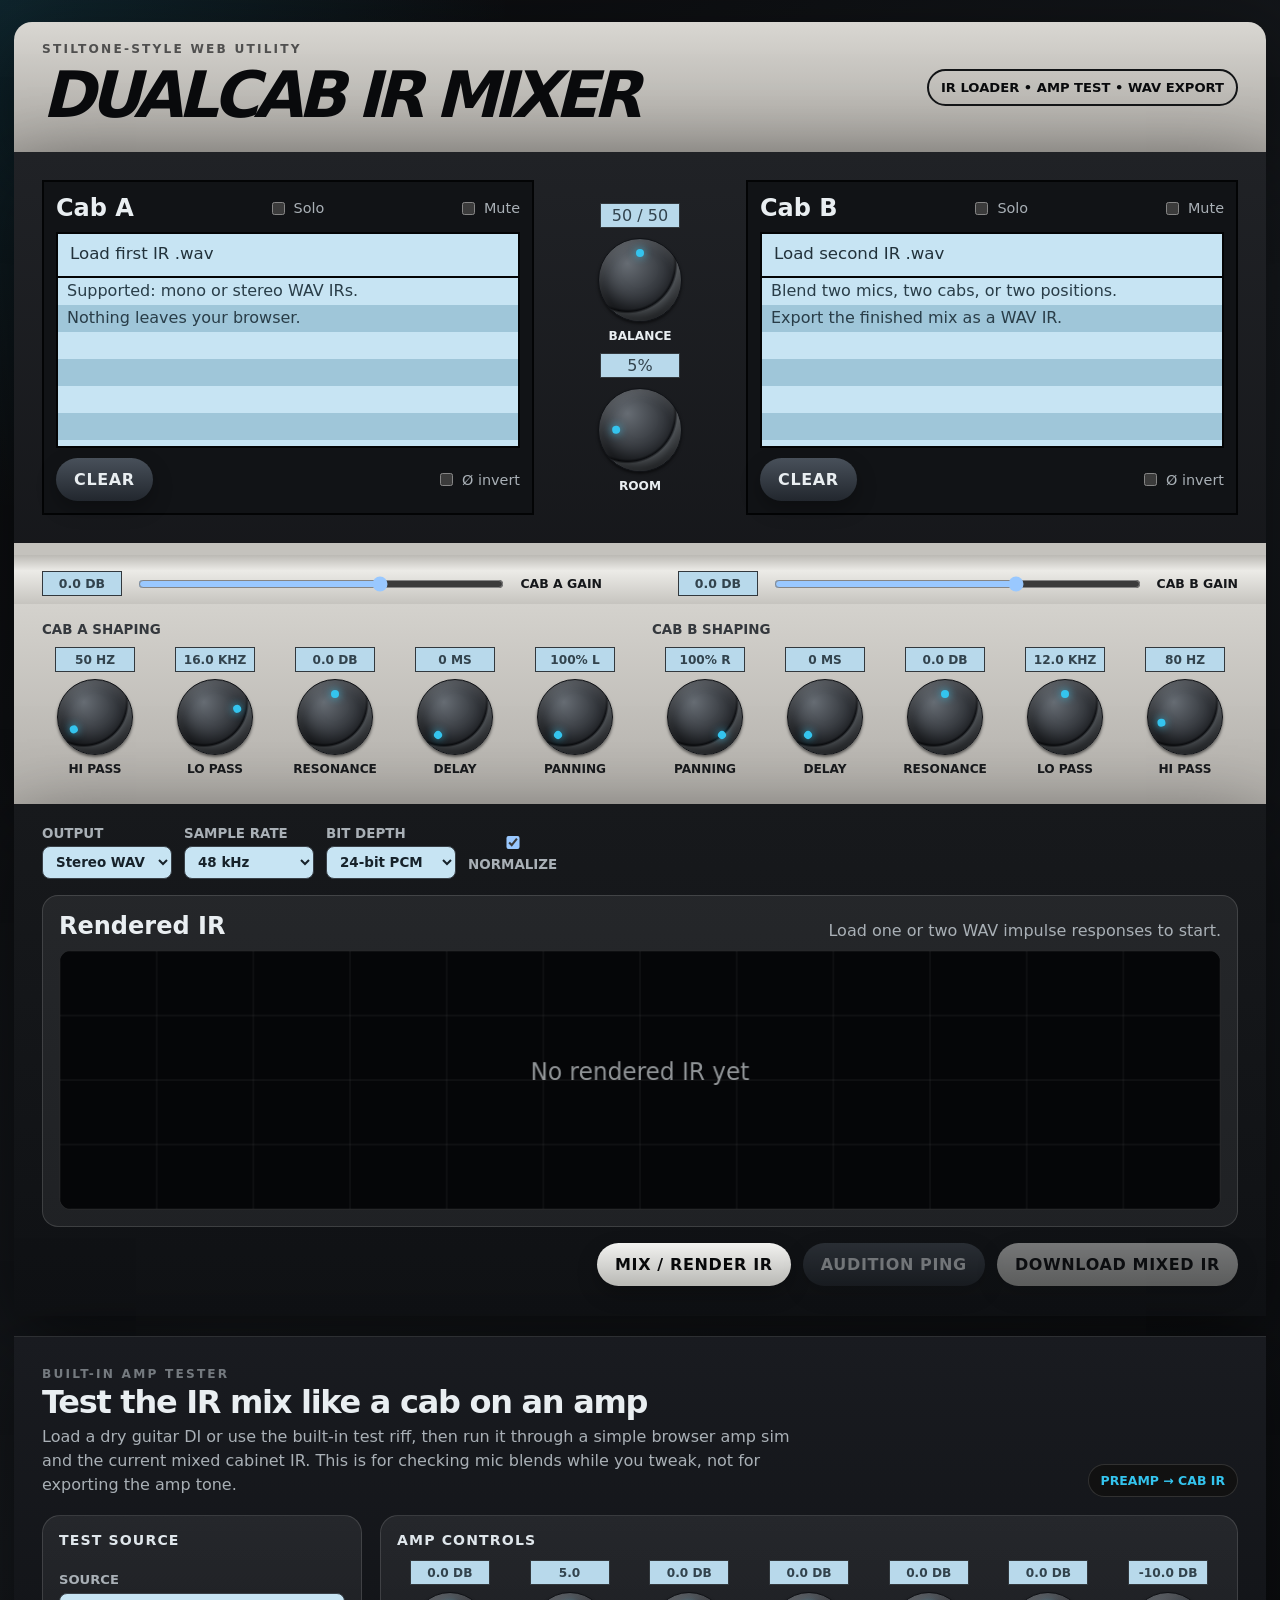
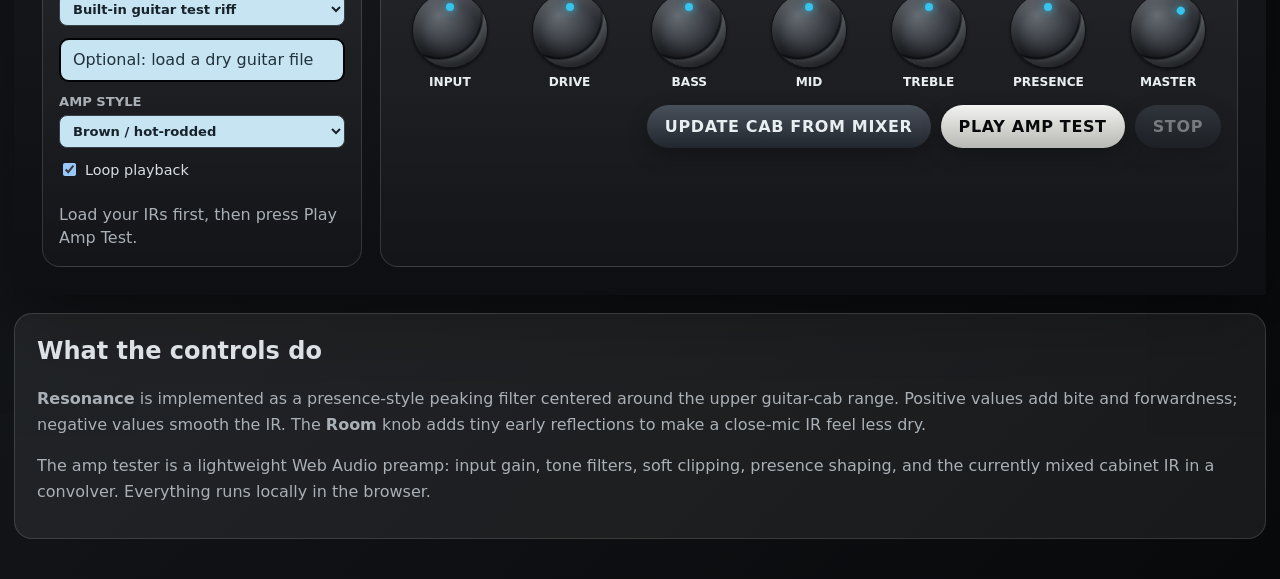
<file: index.html>
<!doctype html><html lang="en"><head><meta charset="utf-8"><meta name="viewport" content="width=device-width,initial-scale=1"><title>DualCab IR Mixer</title><meta name="description" content="Browser guitar cabinet IR mixer with amp tester and WAV export."><link rel="stylesheet" href="styles.css"><link rel="stylesheet" href="amp.css"></head><body><main class="shell"><header class="brand-bar"><div><p class="eyebrow">Stiltone-style web utility</p><h1>DualCab IR Mixer</h1></div><div class="badge">IR Loader • Amp Test • WAV Export</div></header><section class="processor" aria-label="Dual cabinet impulse response mixer"><div class="rack-top"><article class="channel" id="channel-a"><div class="channel-head"><h2>Cab A</h2><label class="small-switch"><input type="checkbox" id="soloA"> Solo</label><label class="small-switch"><input type="checkbox" id="muteA"> Mute</label></div><label class="file-picker"><span class="file-path" id="fileNameA">Load first IR .wav</span><input id="fileA" type="file" accept="audio/wav,audio/x-wav,audio/wave,.wav"></label><div class="file-list" id="detailsA"><span>Supported: mono or stereo WAV IRs.</span><span>Nothing leaves your browser.</span></div><div class="mini-actions"><button class="secondary" id="clearA" type="button">Clear</button><label class="small-switch"><input type="checkbox" id="invertA"> Ø invert</label></div></article><div class="center-stack"><div class="readout" id="balanceReadout">50 / 50</div><label class="knob-control tall"><input id="balance" type="range" min="-100" max="100" value="0" step="1"><span class="knob"></span><span class="label">Balance</span></label><div class="readout" id="roomReadout">5%</div><label class="knob-control tall"><input id="room" type="range" min="0" max="35" value="5" step="1"><span class="knob"></span><span class="label">Room</span></label></div><article class="channel" id="channel-b"><div class="channel-head"><h2>Cab B</h2><label class="small-switch"><input type="checkbox" id="soloB"> Solo</label><label class="small-switch"><input type="checkbox" id="muteB"> Mute</label></div><label class="file-picker"><span class="file-path" id="fileNameB">Load second IR .wav</span><input id="fileB" type="file" accept="audio/wav,audio/x-wav,audio/wave,.wav"></label><div class="file-list" id="detailsB"><span>Blend two mics, two cabs, or two positions.</span><span>Export the finished mix as a WAV IR.</span></div><div class="mini-actions"><button class="secondary" id="clearB" type="button">Clear</button><label class="small-switch"><input type="checkbox" id="invertB"> Ø invert</label></div></article></div><div class="gain-row" aria-label="Channel gain faders"><label class="fader-control"><span class="readout" id="gainAReadout">0.0 dB</span><input id="gainA" type="range" min="-24" max="12" value="0" step="0.1"><span>Cab A Gain</span></label><label class="fader-control"><span class="readout" id="gainBReadout">0.0 dB</span><input id="gainB" type="range" min="-24" max="12" value="0" step="0.1"><span>Cab B Gain</span></label></div><div class="controls-grid" aria-label="Tone and timing controls"><div class="control-bank"><h3>Cab A shaping</h3><div class="knob-grid"><label class="knob-control"><span class="readout" id="hpAReadout">50 Hz</span><input id="hpA" type="range" min="20" max="500" value="50" step="1"><span class="knob"></span><span class="label">Hi Pass</span></label><label class="knob-control"><span class="readout" id="lpAReadout">16.0 kHz</span><input id="lpA" type="range" min="4000" max="20000" value="16000" step="100"><span class="knob"></span><span class="label">Lo Pass</span></label><label class="knob-control"><span class="readout" id="resAReadout">0.0 dB</span><input id="resA" type="range" min="-12" max="12" value="0" step="0.1"><span class="knob"></span><span class="label">Resonance</span></label><label class="knob-control"><span class="readout" id="delayAReadout">0 ms</span><input id="delayA" type="range" min="0" max="20" value="0" step="0.1"><span class="knob"></span><span class="label">Delay</span></label><label class="knob-control"><span class="readout" id="panAReadout">100% L</span><input id="panA" type="range" min="-100" max="100" value="-100" step="1"><span class="knob"></span><span class="label">Panning</span></label></div></div><div class="control-bank"><h3>Cab B shaping</h3><div class="knob-grid"><label class="knob-control"><span class="readout" id="panBReadout">100% R</span><input id="panB" type="range" min="-100" max="100" value="100" step="1"><span class="knob"></span><span class="label">Panning</span></label><label class="knob-control"><span class="readout" id="delayBReadout">0 ms</span><input id="delayB" type="range" min="0" max="20" value="0" step="0.1"><span class="knob"></span><span class="label">Delay</span></label><label class="knob-control"><span class="readout" id="resBReadout">0.0 dB</span><input id="resB" type="range" min="-12" max="12" value="0" step="0.1"><span class="knob"></span><span class="label">Resonance</span></label><label class="knob-control"><span class="readout" id="lpBReadout">12.0 kHz</span><input id="lpB" type="range" min="4000" max="20000" value="12000" step="100"><span class="knob"></span><span class="label">Lo Pass</span></label><label class="knob-control"><span class="readout" id="hpBReadout">80 Hz</span><input id="hpB" type="range" min="20" max="500" value="80" step="1"><span class="knob"></span><span class="label">Hi Pass</span></label></div></div></div></section><section class="output-panel"><div class="options"><label>Output<select id="outputMode"><option value="stereo" selected>Stereo WAV</option><option value="mono">Mono WAV</option></select></label><label>Sample rate<select id="sampleRate"><option value="44100">44.1 kHz</option><option value="48000" selected>48 kHz</option><option value="96000">96 kHz</option></select></label><label>Bit depth<select id="bitDepth"><option value="16">16-bit PCM</option><option value="24" selected>24-bit PCM</option><option value="32f">32-bit float</option></select></label><label class="small-switch"><input id="normalize" type="checkbox" checked> Normalize</label></div><div class="wave-card"><div class="wave-head"><h2>Rendered IR</h2><p id="status">Load one or two WAV impulse responses to start.</p></div><canvas id="waveform" width="1200" height="260" aria-label="Rendered IR waveform"></canvas></div><div class="button-row"><button id="renderBtn" type="button">Mix / Render IR</button><button id="previewBtn" class="secondary" type="button" disabled>Audition Ping</button><button id="downloadBtn" type="button" disabled>Download Mixed IR</button></div></section><section class="amp-section" id="amp-section" aria-label="Amp simulator tester"><div class="amp-header"><div><p class="eyebrow">Built-in amp tester</p><h2>Test the IR mix like a cab on an amp</h2><p>Load a dry guitar DI or use the built-in test riff, then run it through a simple browser amp sim and the current mixed cabinet IR. This is for checking mic blends while you tweak, not for exporting the amp tone.</p></div><div class="amp-light">Preamp → Cab IR</div></div><div class="amp-grid"><article class="amp-card amp-stack"><h3>Test source</h3><label class="amp-field">Source<select id="ampSource"><option value="generated" selected>Built-in guitar test riff</option><option value="file">Uploaded DI / dry guitar file</option></select></label><label class="amp-file"><span id="ampFileName">Optional: load a dry guitar file</span><input id="ampDI" type="file" accept="audio/*,.wav,.mp3,.m4a,.aac,.flac,.ogg"></label><label class="amp-field">Amp style<select id="ampMode"><option value="clean">Clean edge</option><option value="crunch">Crunch</option><option value="lead">Lead</option><option value="brown" selected>Brown / hot-rodded</option></select></label><label class="small-switch"><input type="checkbox" id="ampLoop" checked> Loop playback</label><p class="amp-status" id="ampStatus">Load your IRs first, then press Play Amp Test.</p></article><article class="amp-card"><h3>Amp controls</h3><div class="amp-tone-grid"><label class="knob-control"><span class="readout" id="ampInputReadout">0.0 dB</span><input id="ampInput" type="range" min="-18" max="18" value="0" step="0.1"><span class="knob"></span><span class="label">Input</span></label><label class="knob-control"><span class="readout" id="ampDriveReadout">5.0</span><input id="ampDrive" type="range" min="0" max="10" value="5" step="0.1"><span class="knob"></span><span class="label">Drive</span></label><label class="knob-control"><span class="readout" id="ampBassReadout">0.0 dB</span><input id="ampBass" type="range" min="-12" max="12" value="0" step="0.1"><span class="knob"></span><span class="label">Bass</span></label><label class="knob-control"><span class="readout" id="ampMidReadout">0.0 dB</span><input id="ampMid" type="range" min="-12" max="12" value="0" step="0.1"><span class="knob"></span><span class="label">Mid</span></label><label class="knob-control"><span class="readout" id="ampTrebleReadout">0.0 dB</span><input id="ampTreble" type="range" min="-12" max="12" value="0" step="0.1"><span class="knob"></span><span class="label">Treble</span></label><label class="knob-control"><span class="readout" id="ampPresenceReadout">0.0 dB</span><input id="ampPresence" type="range" min="-12" max="12" value="0" step="0.1"><span class="knob"></span><span class="label">Presence</span></label><label class="knob-control"><span class="readout" id="ampMasterReadout">-10.0 dB</span><input id="ampMaster" type="range" min="-36" max="6" value="-10" step="0.1"><span class="knob"></span><span class="label">Master</span></label></div><div class="amp-actions"><button class="secondary" id="ampRenderBtn" type="button">Update Cab From Mixer</button><button id="ampPlayBtn" type="button">Play Amp Test</button><button class="secondary" id="ampStopBtn" type="button" disabled>Stop</button></div></article></div></section><section class="notes"><h2>What the controls do</h2><p><strong>Resonance</strong> is implemented as a presence-style peaking filter centered around the upper guitar-cab range. Positive values add bite and forwardness; negative values smooth the IR. The <strong>Room</strong> knob adds tiny early reflections to make a close-mic IR feel less dry.</p><p>The amp tester is a lightweight Web Audio preamp: input gain, tone filters, soft clipping, presence shaping, and the currently mixed cabinet IR in a convolver. Everything runs locally in the browser.</p></section></main><script src="app.js"></script><script src="amp.js"></script></body></html>
</file>
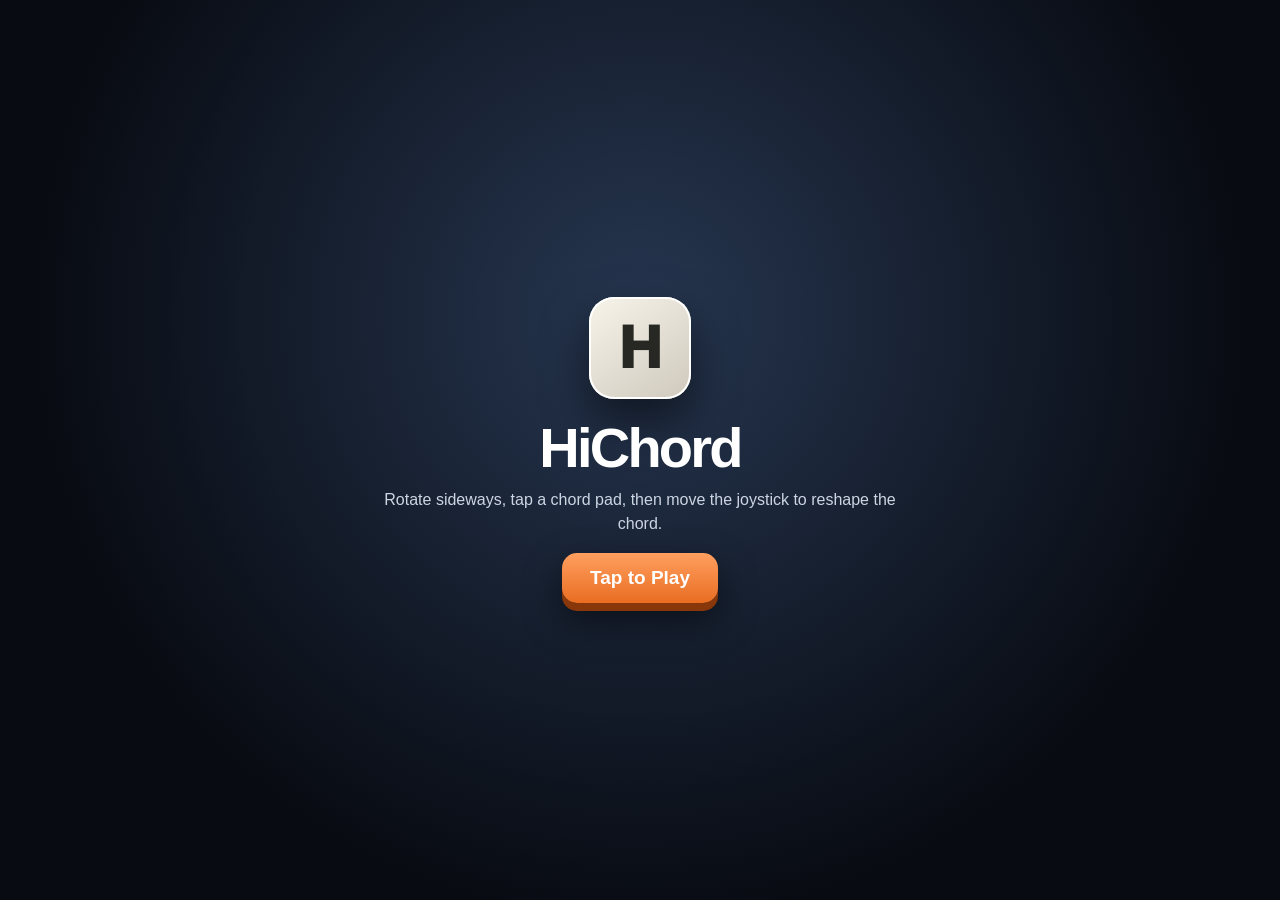
<file: hichord/index.html>
<!doctype html>
<html lang="en">
<head>
  <meta charset="utf-8">
  <meta name="viewport" content="width=device-width,initial-scale=1,maximum-scale=1,user-scalable=no,viewport-fit=cover">
  <meta name="theme-color" content="#0f1320">
  <meta name="color-scheme" content="dark">
  <meta name="apple-mobile-web-app-capable" content="yes">
  <meta name="apple-mobile-web-app-status-bar-style" content="black-translucent">
  <meta name="apple-mobile-web-app-title" content="HiChord">
  <link rel="manifest" href="./manifest.webmanifest">
  <link rel="apple-touch-icon" href="./icon.svg">
  <link rel="icon" href="./icon.svg" type="image/svg+xml">
  <title>HiChord</title>
  <style>
    :root{--orange:#f47f2c;--yellow:#f3bd1f;--red:#e8464b;--safe-t:env(safe-area-inset-top,0px);--safe-r:env(safe-area-inset-right,0px);--safe-b:env(safe-area-inset-bottom,0px);--safe-l:env(safe-area-inset-left,0px)}
    *{box-sizing:border-box;-webkit-tap-highlight-color:transparent}
    html,body{position:fixed;inset:0;margin:0;width:100%;height:100%;overflow:hidden;background:radial-gradient(circle at 18% 12%,#26334c 0,transparent 34%),linear-gradient(145deg,#111722,#090d15);font-family:ui-rounded,-apple-system,BlinkMacSystemFont,"SF Pro Rounded","Segoe UI",sans-serif;touch-action:none;overscroll-behavior:none;-webkit-user-select:none;user-select:none;-webkit-text-size-adjust:none;text-size-adjust:none}
    button,input{font:inherit}button{touch-action:none;-webkit-user-select:none;user-select:none}
    #app{position:fixed;inset:0;width:100%;height:100%;overflow:hidden;padding:calc(7px + var(--safe-t)) calc(9px + var(--safe-r)) calc(7px + var(--safe-b)) calc(9px + var(--safe-l));display:grid;place-items:center}
    .device{width:100%;height:100%;min-width:0;min-height:0;background:linear-gradient(145deg,#f8f6f0,#ebe8df 48%,#cbc8c0);border-radius:clamp(15px,2.5vw,32px);padding:clamp(8px,1.7vw,20px);display:grid;grid-template-columns:31% 69%;gap:clamp(7px,1.4vw,16px);box-shadow:0 24px 70px #0009,inset 0 0 0 2px #fff8,inset 0 -8px 18px #0002;contain:layout paint}
    .left{min-width:0;min-height:0;display:grid;grid-template-rows:auto 1fr auto;padding:clamp(3px,.8vw,9px)}
    .brand{color:#292925;font-weight:950;letter-spacing:-.06em;font-size:clamp(17px,4.3vh,44px);line-height:1}
    .speaker{align-self:center;justify-self:center;width:min(73%,29vh);aspect-ratio:1;border-radius:50%;opacity:.88;background:radial-gradient(circle,#2b2b28 0 2px,transparent 2.7px) 0 0/13px 13px;-webkit-mask-image:radial-gradient(circle,#000 0 68%,transparent 69%);mask-image:radial-gradient(circle,#000 0 68%,transparent 69%)}
    .lower-left{display:grid;grid-template-columns:minmax(0,1fr) auto;align-items:end;gap:8px;min-height:0}
    .joystick-wrap{width:min(100%,25vh);aspect-ratio:1;position:relative;display:flex;align-items:center;justify-content:center;touch-action:none;justify-self:start}
    .joy-dots{position:absolute;inset:4%;border-radius:50%;pointer-events:none;background:radial-gradient(circle at 50% 2%,#4d4b45 0 2px,transparent 3px),radial-gradient(circle at 84% 16%,#4d4b45 0 2px,transparent 3px),radial-gradient(circle at 98% 50%,#4d4b45 0 2px,transparent 3px),radial-gradient(circle at 84% 84%,#4d4b45 0 2px,transparent 3px),radial-gradient(circle at 50% 98%,#4d4b45 0 2px,transparent 3px),radial-gradient(circle at 16% 84%,#4d4b45 0 2px,transparent 3px),radial-gradient(circle at 2% 50%,#4d4b45 0 2px,transparent 3px),radial-gradient(circle at 16% 16%,#4d4b45 0 2px,transparent 3px)}
    .joystick{width:48%;aspect-ratio:1;border-radius:50%;position:relative;z-index:3;pointer-events:none;background:radial-gradient(circle at 34% 26%,#fff 0 10%,#f4f0e6 25%,#d8d1c2 62%,#aaa294 100%);box-shadow:0 9px 17px #0007,inset 0 0 0 2px #fff9,inset 0 -7px 11px #0002;transform:translate3d(0,0,0);transition:transform .16s cubic-bezier(.18,1.55,.32,1)}
    .joystick.dragging{transition:none}.volume{display:flex;flex-direction:column;align-items:center;gap:3px;color:#5f5b53;font-size:9px;font-weight:850}.knob{appearance:none;-webkit-appearance:none;width:30px;height:min(16vh,104px);writing-mode:vertical-lr;direction:rtl;accent-color:var(--orange);touch-action:pan-y}
    .right{min-width:0;min-height:0;display:grid;grid-template-rows:16% 84%;gap:clamp(5px,.8vw,9px)}.topbar{display:grid;grid-template-columns:1.35fr 1fr 1fr 1fr;gap:clamp(4px,.8vw,9px);min-height:0}.display,.topbtn{border-radius:clamp(6px,1vw,12px)}
    .display{min-width:0;background:linear-gradient(#282a29,#0d0f0f);color:var(--orange);display:flex;align-items:center;justify-content:center;font:950 clamp(15px,6.4vh,44px) ui-monospace,SFMono-Regular,Menlo,monospace;text-shadow:0 0 13px #f47f2c88;box-shadow:inset 0 0 0 2px #000,inset 0 0 18px #000b,0 4px 0 #0004;padding:0 5px;overflow:hidden;white-space:nowrap}
    .topbtn{border:0;color:#fff;font-size:clamp(17px,6.2vh,42px);font-weight:900;min-width:0;box-shadow:0 5px 0 #0004,inset 0 2px 0 #fff6;transition:.06s transform,.06s box-shadow,.06s filter}.topbtn.active,.topbtn.pressed{transform:translateY(3px);box-shadow:0 2px 0 #0004,inset 0 1px 0 #fff5;filter:saturate(1.15)}
    .key{background:linear-gradient(#c7c7c5,#999995)}.strum{background:linear-gradient(#ffd94c,#e8ac0a)}.hold{background:linear-gradient(#ff6468,#dc3036)}
    .pad-well{min-width:0;min-height:0;background:linear-gradient(#383a36,#1c1d1b);border-radius:clamp(8px,1.2vw,14px);padding:clamp(4px,.8vw,9px);box-shadow:inset 0 0 0 2px #0008}.pads{width:100%;height:100%;display:grid;grid-template-columns:repeat(8,1fr);grid-template-rows:42% 58%;gap:clamp(3px,.65vw,7px)}
    .pad{border:0;border-radius:clamp(6px,1vw,11px);background:linear-gradient(145deg,#faf7ed,#d7d1c4);color:#89847a;font-weight:950;font-size:clamp(21px,8.2vh,58px);box-shadow:0 5px 0 #aaa397,inset 0 2px 0 #fff;transition:.045s transform,.045s box-shadow,.045s background,.045s color;touch-action:none}.pad.pressed,.pad.selected{transform:translateY(3px);box-shadow:0 2px 0 #9c4a13,inset 0 2px 0 #fff5;background:linear-gradient(#ffa766,#e86b21);color:#fff}
    .p2{grid-column:1/3}.p4{grid-column:3/6}.p6{grid-column:6/9}.p1{grid-column:1/3}.p3{grid-column:3/5}.p5{grid-column:5/7}.p7{grid-column:7/9}
    .hud{position:fixed;left:50%;bottom:calc(6px + var(--safe-b));transform:translateX(-50%);z-index:20;display:flex;gap:7px;align-items:center;pointer-events:none}.pill,.icon-btn{background:#080b11d9;color:#fff;border:1px solid #ffffff25;box-shadow:0 8px 24px #0008;backdrop-filter:blur(12px)}.pill{border-radius:999px;padding:6px 11px;font-size:11px;font-weight:800;white-space:nowrap}.pill b{color:#ff9b56}.icon-btn{pointer-events:auto;height:34px;border-radius:999px;padding:0 10px;font-size:11px;font-weight:900;letter-spacing:.05em;touch-action:none}.sound-btn.active{background:linear-gradient(#55d9ff,#207bb5);border-color:#8ee7ff}.install-btn{width:34px;padding:0;border-radius:50%;font-size:17px}
    .overlay,.install-help,.rotate{position:fixed;inset:0;color:#fff;align-items:center;justify-content:center;text-align:center;padding:calc(22px + var(--safe-t)) calc(22px + var(--safe-r)) calc(22px + var(--safe-b)) calc(22px + var(--safe-l))}.overlay{z-index:100;display:flex;background:radial-gradient(circle at 50% 35%,#263650,#080b12 70%)}.overlay.hidden{display:none}.start-card{max-width:520px}.app-icon{width:102px;height:102px;margin:0 auto 16px;border-radius:25px;background:linear-gradient(145deg,#f7f4eb,#cfc9bc);color:#272723;display:grid;place-items:center;font-size:59px;font-weight:1000;box-shadow:0 20px 45px #0008,inset 0 0 0 2px #fff}.start-card h1{font-size:clamp(34px,8vw,56px);margin:0 0 8px;letter-spacing:-.05em}.start-card p{color:#cdd5e3;line-height:1.45;margin:0 auto 18px}.start{border:0;border-radius:15px;background:linear-gradient(#ff9f5f,#e96d22);color:#fff;padding:14px 28px;font-size:19px;font-weight:900;box-shadow:0 8px 0 #873709,0 16px 36px #0008;touch-action:none}.start.pressed{transform:translateY(4px);box-shadow:0 4px 0 #873709,0 11px 28px #0008}.install-help{z-index:90;background:#080b12eb;display:none;backdrop-filter:blur(14px)}.install-help.show{display:flex}.help-card{max-width:520px;background:#161d2b;border:1px solid #ffffff1c;border-radius:22px;padding:22px;text-align:left;line-height:1.6}.help-card button{border:0;border-radius:11px;padding:10px 17px;font-weight:850}.rotate{z-index:80;display:none;background:#080b12}.phone{font-size:68px;display:block;animation:turn 1.8s ease-in-out infinite}@keyframes turn{0%,25%{transform:rotate(0)}75%,100%{transform:rotate(90deg)}}#hapticSwitch{position:fixed;left:-1000px;top:-1000px;width:1px;height:1px;opacity:.001}@media(orientation:portrait) and (max-width:720px){.rotate{display:flex}}@media(max-height:420px){.brand{font-size:17px}.speaker{width:min(58%,20vh)}.joystick-wrap{width:min(100%,22vh)}.knob{height:72px}.hud{bottom:2px}.pill{display:none}}
  </style>
</head>
<body>
<input id="hapticSwitch" type="checkbox" switch aria-hidden="true" tabindex="-1">
<div id="app"><main class="device" id="device" aria-label="HiChord playable instrument"><section class="left"><div class="brand">HiChord</div><div class="speaker" aria-hidden="true"></div><div class="lower-left"><div class="joystick-wrap" id="joyArea" aria-label="Chord modifier joystick"><div class="joy-dots"></div><div class="joystick" id="joyStick"></div></div><label class="volume">VOL<input id="volume" class="knob" type="range" min="0" max="1" value=".68" step=".01" aria-label="Volume"></label></div></section><section class="right"><div class="topbar"><div class="display" id="display">C</div><button class="topbtn key" id="keyBtn" aria-label="Change key">⌕</button><button class="topbtn strum" id="strumBtn" aria-label="Toggle strum">∿</button><button class="topbtn hold" id="holdBtn" aria-label="Toggle hold">◷</button></div><div class="pad-well"><div class="pads"><button class="pad p2" data-degree="1">2</button><button class="pad p4" data-degree="3">4</button><button class="pad p6" data-degree="5">6</button><button class="pad p1" data-degree="0">1</button><button class="pad p3" data-degree="2">3</button><button class="pad p5" data-degree="4">5</button><button class="pad p7" data-degree="6">7</button></div></div></section></main><div class="hud"><div class="pill"><b id="statusChord">C</b> · <span id="statusMod">Base</span> · <span id="statusSound">Warm</span></div><button class="icon-btn sound-btn" id="soundBtn" aria-label="Change sound">WARM</button><button class="icon-btn install-btn" id="installBtn" aria-label="Install app">⇩</button></div></div>
<div class="overlay" id="startOverlay"><div class="start-card"><div class="app-icon">H</div><h1>HiChord</h1><p>Rotate sideways, tap a chord pad, then move the joystick to reshape the chord.</p><button class="start" id="startBtn">Tap to Play</button></div></div><div class="install-help" id="installHelp"><div class="help-card"><h2>Add HiChord to your iPhone</h2><ol><li>Open this page in <b>Safari</b>.</li><li>Tap the <b>Share</b> button.</li><li>Choose <b>Add to Home Screen</b>.</li><li>Open HiChord from the new icon.</li></ol><button id="closeHelp">Done</button></div></div><div class="rotate"><div><span class="phone">▯</span><h2>Rotate your iPhone</h2><p>HiChord is designed for landscape.</p></div></div>
<script>
(()=>{'use strict';
const N=['C','C♯','D','E♭','E','F','F♯','G','A♭','A','B♭','B'],SCALE=[0,2,4,5,7,9,11],QUALITY=['maj','min','min','maj','maj','min','dim'];
const MOD_LABEL={base:'Base',flip:'Major / minor',dom7:'Dominant 7',maj7:'Major 7',nine:'Ninth',sus4:'Sus 4',sweet:'Sixth',dim:'Diminished',aug:'Augmented'};
const $=s=>document.querySelector(s);let ac=null,master=null,compressor=null,groups=[];let keyIndex=+(localStorage.getItem('hc-key')||0),degree=+(localStorage.getItem('hc-degree')||0),modifier='base';let strum=localStorage.getItem('hc-strum')==='1',hold=localStorage.getItem('hc-hold')==='1',sound=localStorage.getItem('hc-sound')||'warm',joyPointer=null,lastHaptic=0;
const app=$('#app'),display=$('#display'),statusChord=$('#statusChord'),statusMod=$('#statusMod'),statusSound=$('#statusSound'),joyArea=$('#joyArea'),joyStick=$('#joyStick'),volume=$('#volume'),hapticSwitch=$('#hapticSwitch');
function syncViewport(){const vv=window.visualViewport;app.style.width=Math.round(vv?.width||innerWidth)+'px';app.style.height=Math.round(vv?.height||innerHeight)+'px';app.style.left=Math.round(vv?.offsetLeft||0)+'px';app.style.top=Math.round(vv?.offsetTop||0)+'px'}window.visualViewport?.addEventListener('resize',syncViewport);window.visualViewport?.addEventListener('scroll',syncViewport);window.addEventListener('resize',syncViewport);window.addEventListener('orientationchange',()=>setTimeout(syncViewport,120));syncViewport();
function haptic(kind='light'){const now=performance.now();if(kind==='light'&&now-lastHaptic<35)return;lastHaptic=now;try{if(navigator.vibrate)navigator.vibrate(kind==='strong'?18:kind==='medium'?11:6)}catch{}try{hapticSwitch.click()}catch{}}
function pressVisual(el,on){el.classList.toggle('pressed',on)}
function initAudio(){if(!ac){ac=new (window.AudioContext||window.webkitAudioContext)({latencyHint:'interactive'});master=ac.createGain();compressor=ac.createDynamicsCompressor();master.gain.value=+(localStorage.getItem('hc-volume')||volume.value);volume.value=master.gain.value;compressor.threshold.value=-12;compressor.knee.value=18;compressor.ratio.value=2.2;compressor.attack.value=.012;compressor.release.value=.22;const dc=ac.createBiquadFilter();dc.type='highpass';dc.frequency.value=22;dc.Q.value=.55;master.connect(dc);dc.connect(compressor);compressor.connect(ac.destination)}if(ac.state==='suspended')ac.resume()}
function fadeGroup(group,seconds=.095){if(!group||group.released)return;group.released=true;const now=ac.currentTime,g=group.gain.gain;try{if(typeof g.cancelAndHoldAtTime==='function')g.cancelAndHoldAtTime(now);else g.cancelScheduledValues(now);g.linearRampToValueAtTime(.0001,now+seconds)}catch{}for(const o of group.oscs)try{o.stop(now+seconds+.04)}catch{}setTimeout(()=>{groups=groups.filter(x=>x!==group);try{group.gain.disconnect()}catch{}},(seconds+.08)*1000)}
function fadeAll(seconds=.095){for(const g of [...groups])fadeGroup(g,seconds)}
function voice(group,freq,start,index){const note=ac.createGain(),filter=ac.createBiquadFilter();note.gain.setValueAtTime(.0001,start);filter.type='lowpass';filter.Q.value=sound==='synth'?1.15:.65;const peak=(sound==='synth'?.040:.066)/(1+index*.07);if(sound==='synth'){const a=ac.createOscillator(),b=ac.createOscillator();a.type='sawtooth';b.type='sawtooth';a.frequency.value=freq;b.frequency.value=freq;a.detune.value=-5;b.detune.value=5;const mixA=ac.createGain(),mixB=ac.createGain();mixA.gain.value=.48;mixB.gain.value=.48;a.connect(mixA);b.connect(mixB);mixA.connect(filter);mixB.connect(filter);filter.frequency.setValueAtTime(650,start);filter.frequency.exponentialRampToValueAtTime(3300,start+.075);filter.frequency.exponentialRampToValueAtTime(1250,start+.55);a.start(start);b.start(start);group.oscs.push(a,b)}else{const a=ac.createOscillator(),b=ac.createOscillator();a.type=index===0?'triangle':'sine';b.type='sine';a.frequency.value=freq;b.frequency.value=freq*2.002;const bg=ac.createGain();bg.gain.value=.10;a.connect(filter);b.connect(bg);bg.connect(filter);filter.frequency.value=2300;a.start(start);b.start(start);group.oscs.push(a,b)}filter.connect(note);note.connect(group.gain);note.gain.exponentialRampToValueAtTime(peak,start+.028);note.gain.exponentialRampToValueAtTime(peak*.68,start+.32);if(!hold)note.gain.exponentialRampToValueAtTime(.0001,start+2.05)}
function intervals(q,m){if(m==='flip')q=q==='maj'?'min':'maj';if(m==='dim')q='dim';if(m==='aug')q='aug';if(m==='dom7')return[0,4,7,10];if(m==='maj7')return q==='min'?[0,3,7,11]:[0,4,7,11];if(m==='nine')return q==='min'?[0,3,7,10,14]:[0,4,7,10,14];if(m==='sus4')return[0,5,7];if(m==='sweet')return q==='min'?[0,3,7,9]:[0,4,7,9];return{maj:[0,4,7],min:[0,3,7],dim:[0,3,6],aug:[0,4,8]}[q]||[0,4,7]}
function label(root,q,m){const n=N[root];if(m==='flip')return n+(q==='maj'?'m':'');if(m==='dom7')return n+'7';if(m==='maj7')return n+(q==='min'?'mMaj7':'maj7');if(m==='nine')return n+(q==='min'?'m9':'9');if(m==='sus4')return n+'sus4';if(m==='sweet')return n+(q==='min'?'m6':'6');if(m==='dim')return n+'dim';if(m==='aug')return n+'aug';return n+(q==='min'?'m':q==='dim'?'dim':'')}
function play(){initAudio();const now=ac.currentTime;fadeAll(.105);const root=(keyIndex+SCALE[degree])%12,q=QUALITY[degree],ints=intervals(q,modifier),base=48+keyIndex+SCALE[degree];const group={gain:ac.createGain(),oscs:[],released:false};group.gain.gain.setValueAtTime(.0001,now);group.gain.connect(master);groups.push(group);group.gain.gain.exponentialRampToValueAtTime(1,now+.042);ints.forEach((n,i)=>{const midi=base+n+(i===0?-12:0),freq=440*Math.pow(2,(midi-69)/12);voice(group,freq,now+.018+(strum?i*.055:0),i)});if(!hold)setTimeout(()=>fadeGroup(group,.20),2050);const text=label(root,q,modifier);display.textContent=text;statusChord.textContent=text;statusMod.textContent=MOD_LABEL[modifier];statusSound.textContent=sound==='synth'?'Synth':'Warm';document.querySelectorAll('.pad').forEach(p=>p.classList.toggle('selected',+p.dataset.degree===degree))}
function setDegree(d){degree=d;localStorage.setItem('hc-degree',d);play()}
function modFromVector(x,y){const mag=Math.hypot(x,y);if(mag<.24)return'base';const a=Math.atan2(y,x)*180/Math.PI,dirs=[['maj7',0],['nine',45],['sus4',90],['sweet',135],['dim',180],['aug',-135],['flip',-90],['dom7',-45]];let best='base',dist=999;for(const [m,t] of dirs){const d=Math.abs((((a-t)+180)%360+360)%360-180);if(d<dist){dist=d;best=m}}return best}
function updateJoy(xc,yc){const r=joyArea.getBoundingClientRect();let x=(xc-r.left-r.width/2)/(r.width/2),y=(yc-r.top-r.height/2)/(r.height/2),mag=Math.hypot(x,y);if(mag>1){x/=mag;y/=mag}joyStick.style.transform=`translate3d(${x*42}%,${y*42}%,0)`;const next=modFromVector(x,y);if(next!==modifier){modifier=next;haptic('light');play()}}
function centerJoy(playBase=true){joyPointer=null;joyStick.classList.remove('dragging');joyStick.style.transform='translate3d(0,0,0)';if(modifier!=='base'){modifier='base';if(playBase)play()}else statusMod.textContent=MOD_LABEL.base}
joyArea.addEventListener('pointerdown',e=>{e.preventDefault();joyPointer=e.pointerId;joyStick.classList.add('dragging');joyArea.setPointerCapture?.(e.pointerId);haptic('medium');updateJoy(e.clientX,e.clientY)});joyArea.addEventListener('pointermove',e=>{if(e.pointerId===joyPointer)updateJoy(e.clientX,e.clientY)});joyArea.addEventListener('pointerup',e=>{if(e.pointerId!==joyPointer)return;centerJoy(true)});joyArea.addEventListener('pointercancel',()=>centerJoy(true));joyArea.addEventListener('lostpointercapture',()=>centerJoy(true));window.addEventListener('pointerup',()=>{if(joyPointer!==null)centerJoy(true)});window.addEventListener('blur',()=>centerJoy(false));document.addEventListener('visibilitychange',()=>{if(document.hidden){centerJoy(false);if(ac)fadeAll(.08)}});
document.querySelectorAll('.pad').forEach(p=>{p.addEventListener('pointerdown',e=>{e.preventDefault();pressVisual(p,true);haptic('medium');setDegree(+p.dataset.degree)});const up=()=>pressVisual(p,false);p.addEventListener('pointerup',up);p.addEventListener('pointercancel',up);p.addEventListener('pointerleave',up)});
function bindButton(sel,fn,h='medium'){const el=$(sel);el.addEventListener('pointerdown',e=>{e.preventDefault();pressVisual(el,true);haptic(h)});el.addEventListener('pointerup',e=>{pressVisual(el,false);fn(e)});el.addEventListener('pointercancel',()=>pressVisual(el,false));el.addEventListener('pointerleave',()=>pressVisual(el,false))}
bindButton('#keyBtn',()=>{keyIndex=(keyIndex+1)%12;localStorage.setItem('hc-key',keyIndex);play()});bindButton('#strumBtn',()=>{strum=!strum;localStorage.setItem('hc-strum',strum?'1':'0');$('#strumBtn').classList.toggle('active',strum);play()});bindButton('#holdBtn',()=>{hold=!hold;localStorage.setItem('hc-hold',hold?'1':'0');$('#holdBtn').classList.toggle('active',hold);centerJoy(false);play()});bindButton('#soundBtn',()=>{sound=sound==='warm'?'synth':'warm';localStorage.setItem('hc-sound',sound);$('#soundBtn').textContent=sound==='synth'?'SYNTH':'WARM';$('#soundBtn').classList.toggle('active',sound==='synth');play()},'strong');bindButton('#installBtn',()=>$('#installHelp').classList.add('show'));bindButton('#startBtn',async()=>{initAudio();await ac.resume();$('#startOverlay').classList.add('hidden');play()},'strong');
$('#closeHelp').addEventListener('click',()=>$('#installHelp').classList.remove('show'));volume.addEventListener('input',()=>{initAudio();master.gain.setTargetAtTime(+volume.value,ac.currentTime,.045);localStorage.setItem('hc-volume',volume.value)});
['gesturestart','gesturechange','gestureend'].forEach(name=>document.addEventListener(name,e=>e.preventDefault(),{passive:false}));document.addEventListener('dblclick',e=>e.preventDefault(),{passive:false});document.addEventListener('touchmove',e=>{if(e.touches.length>1)e.preventDefault()},{passive:false});let lastTouchEnd=0;document.addEventListener('touchend',e=>{const now=Date.now();if(now-lastTouchEnd<320)e.preventDefault();lastTouchEnd=now},{passive:false});
$('#strumBtn').classList.toggle('active',strum);$('#holdBtn').classList.toggle('active',hold);$('#soundBtn').classList.toggle('active',sound==='synth');$('#soundBtn').textContent=sound==='synth'?'SYNTH':'WARM';statusSound.textContent=sound==='synth'?'Synth':'Warm';document.querySelectorAll('.pad').forEach(p=>p.classList.toggle('selected',+p.dataset.degree===degree));const standalone=matchMedia('(display-mode: standalone)').matches||navigator.standalone;if(standalone)$('#installBtn').style.display='none';if('serviceWorker'in navigator)addEventListener('load',()=>navigator.serviceWorker.register('./service-worker.js').catch(()=>{}));
})();
</script>
</body>
</html>
</file>
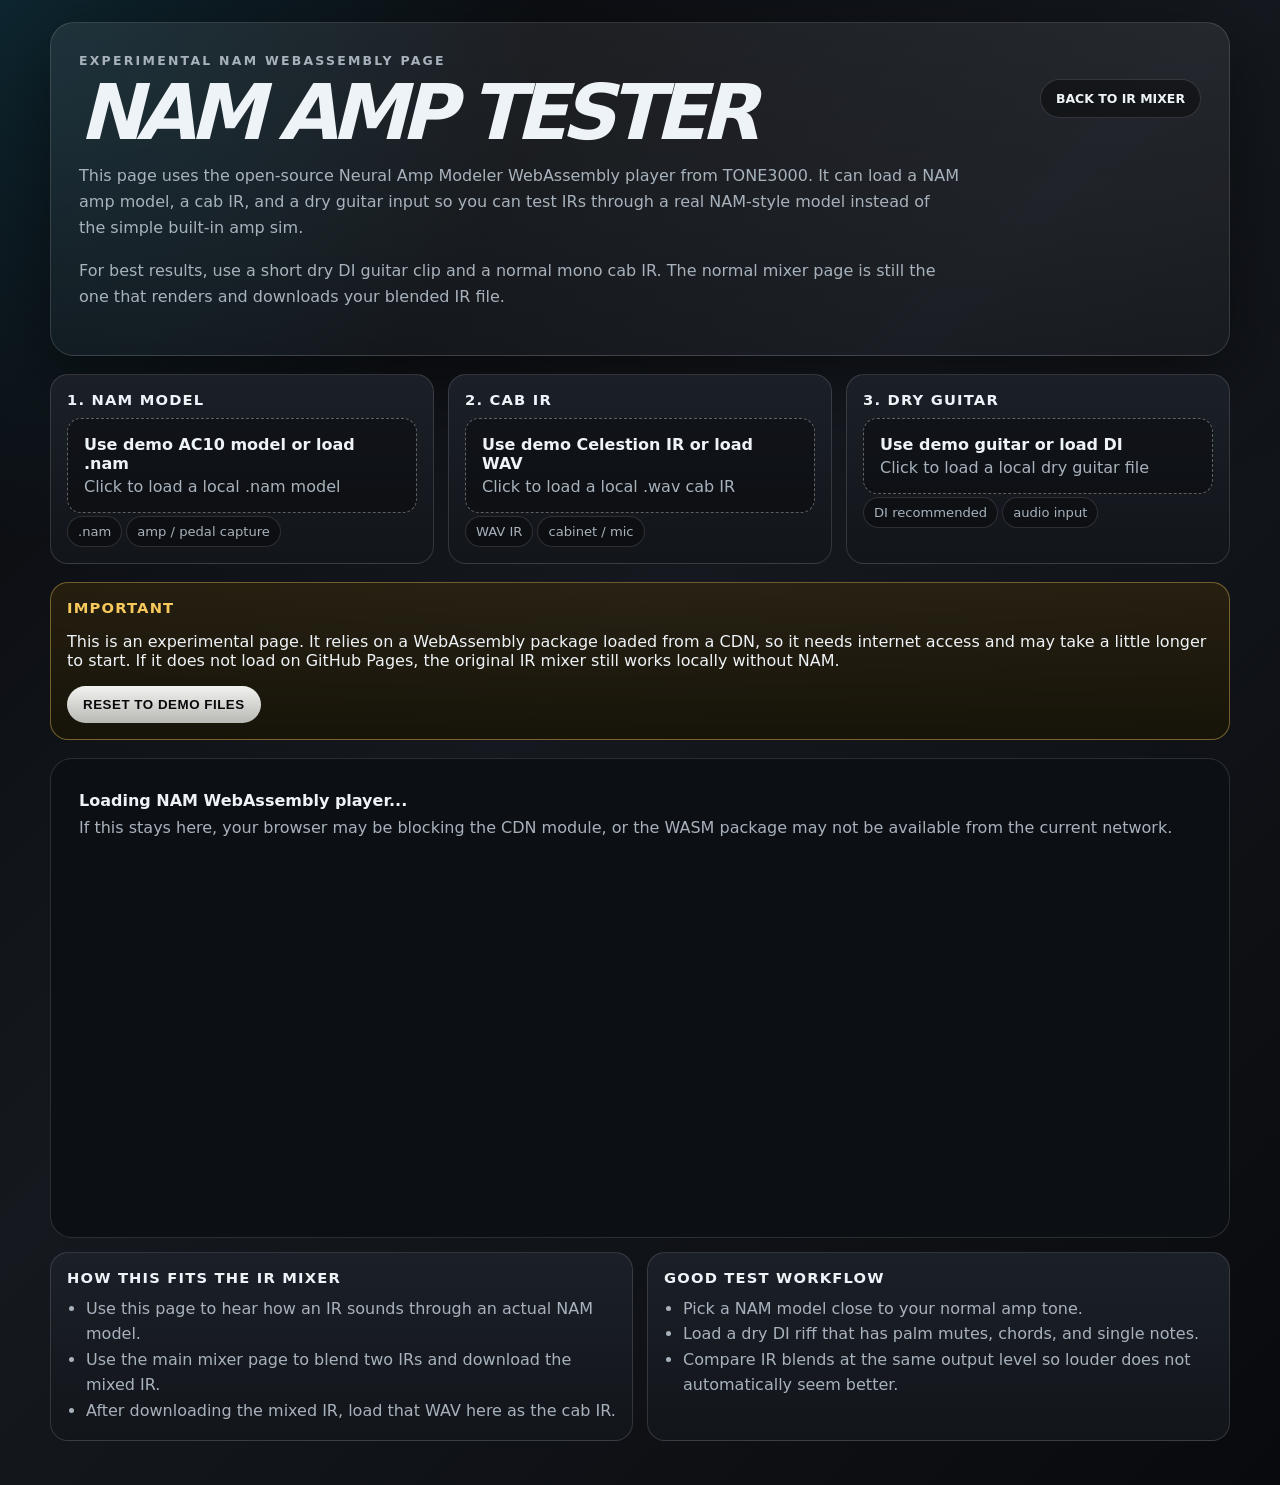
<file: nam.html>
<!doctype html>
<html lang="en">
<head>
  <meta charset="utf-8">
  <meta name="viewport" content="width=device-width, initial-scale=1">
  <title>NAM Web Amp Tester | DualCab IR Mixer</title>
  <meta name="description" content="Experimental Neural Amp Modeler WebAssembly page for testing .nam models with IRs in the browser.">
  <link rel="stylesheet" href="nam.css">
  <link rel="stylesheet" href="https://esm.sh/neural-amp-modeler-wasm@1.0.8/dist/styles.css">
</head>
<body>
  <main class="page">
    <section class="hero">
      <div class="hero-top">
        <div>
          <p class="eyebrow">Experimental NAM WebAssembly page</p>
          <h1>NAM Amp Tester</h1>
        </div>
        <a class="back" href="./index.html">Back to IR Mixer</a>
      </div>
      <p>
        This page uses the open-source Neural Amp Modeler WebAssembly player from TONE3000.
        It can load a NAM amp model, a cab IR, and a dry guitar input so you can test IRs through a real NAM-style model instead of the simple built-in amp sim.
      </p>
      <p>
        For best results, use a short dry DI guitar clip and a normal mono cab IR. The normal mixer page is still the one that renders and downloads your blended IR file.
      </p>
    </section>

    <section class="setup">
      <article class="card">
        <h2>1. NAM model</h2>
        <label class="file">
          <strong id="modelName">Use demo AC10 model or load .nam</strong>
          <span>Click to load a local .nam model</span>
          <input id="modelFile" type="file" accept=".nam,application/octet-stream">
        </label>
        <div><span class="pill">.nam</span><span class="pill">amp / pedal capture</span></div>
      </article>

      <article class="card">
        <h2>2. Cab IR</h2>
        <label class="file">
          <strong id="irName">Use demo Celestion IR or load WAV</strong>
          <span>Click to load a local .wav cab IR</span>
          <input id="irFile" type="file" accept="audio/wav,audio/x-wav,audio/wave,.wav">
        </label>
        <div><span class="pill">WAV IR</span><span class="pill">cabinet / mic</span></div>
      </article>

      <article class="card">
        <h2>3. Dry guitar</h2>
        <label class="file">
          <strong id="inputName">Use demo guitar or load DI</strong>
          <span>Click to load a local dry guitar file</span>
          <input id="inputFile" type="file" accept="audio/*,.wav,.mp3,.m4a,.aac,.flac,.ogg">
        </label>
        <div><span class="pill">DI recommended</span><span class="pill">audio input</span></div>
      </article>
    </section>

    <section class="card warning">
      <h2>Important</h2>
      <p>
        This is an experimental page. It relies on a WebAssembly package loaded from a CDN, so it needs internet access and may take a little longer to start.
        If it does not load on GitHub Pages, the original IR mixer still works locally without NAM.
      </p>
      <div class="actions"><button id="resetDemo" type="button">Reset to Demo Files</button></div>
    </section>

    <section class="player-wrap">
      <div id="nam-root" class="fallback">
        <strong>Loading NAM WebAssembly player...</strong><br>
        If this stays here, your browser may be blocking the CDN module, or the WASM package may not be available from the current network.
      </div>
    </section>

    <section class="tips">
      <article class="card">
        <h2>How this fits the IR mixer</h2>
        <ul>
          <li>Use this page to hear how an IR sounds through an actual NAM model.</li>
          <li>Use the main mixer page to blend two IRs and download the mixed IR.</li>
          <li>After downloading the mixed IR, load that WAV here as the cab IR.</li>
        </ul>
      </article>
      <article class="card">
        <h2>Good test workflow</h2>
        <ul>
          <li>Pick a NAM model close to your normal amp tone.</li>
          <li>Load a dry DI riff that has palm mutes, chords, and single notes.</li>
          <li>Compare IR blends at the same output level so louder does not automatically seem better.</li>
        </ul>
      </article>
    </section>
  </main>

  <script type="module">
    import React, { useMemo, useState } from 'https://esm.sh/react@18.2.0';
    import { createRoot } from 'https://esm.sh/react-dom@18.2.0/client';
    import { T3kPlayer, T3kPlayerProvider } from 'https://esm.sh/neural-amp-modeler-wasm@1.0.8';

    const DEMO = {
      models: [
        {
          name: 'Demo Vox AC10',
          url: 'https://raw.githubusercontent.com/tone-3000/neural-amp-modeler-wasm/refs/heads/main/ui/public/models/ac10.nam',
          default: true
        },
        {
          name: 'Demo Deluxe Reverb',
          url: 'https://raw.githubusercontent.com/tone-3000/neural-amp-modeler-wasm/refs/heads/main/ui/public/models/deluxe.nam'
        }
      ],
      irs: [
        {
          name: 'Demo Celestion Cab IR',
          url: 'https://raw.githubusercontent.com/tone-3000/neural-amp-modeler-wasm/refs/heads/main/ui/public/irs/celestion.wav',
          default: true
        },
        { name: 'No cab IR', url: '', mix: 0 }
      ],
      inputs: [
        {
          name: 'Demo Mayer Guitar DI',
          url: 'https://raw.githubusercontent.com/tone-3000/neural-amp-modeler-wasm/refs/heads/main/ui/public/inputs/Mayer%20-%20Guitar.wav',
          default: true
        },
        {
          name: 'Demo Bass DI',
          url: 'https://raw.githubusercontent.com/tone-3000/neural-amp-modeler-wasm/refs/heads/main/ui/public/inputs/Downtown%20-%20Bass.wav'
        }
      ]
    };

    function makeObjectUrl(file) {
      return file ? URL.createObjectURL(file) : null;
    }

    function NamApp() {
      const [modelFile, setModelFile] = useState(null);
      const [irFile, setIrFile] = useState(null);
      const [inputFile, setInputFile] = useState(null);

      window.__setNamFiles = { setModelFile, setIrFile, setInputFile };

      const modelUrl = useMemo(() => makeObjectUrl(modelFile), [modelFile]);
      const irUrl = useMemo(() => makeObjectUrl(irFile), [irFile]);
      const inputUrl = useMemo(() => makeObjectUrl(inputFile), [inputFile]);

      const models = modelFile && modelUrl
        ? [{ name: modelFile.name, url: modelUrl, default: true }, ...DEMO.models]
        : DEMO.models;
      const irs = irFile && irUrl
        ? [{ name: irFile.name, url: irUrl, default: true }, ...DEMO.irs]
        : DEMO.irs;
      const inputs = inputFile && inputUrl
        ? [{ name: inputFile.name, url: inputUrl, default: true }, ...DEMO.inputs]
        : DEMO.inputs;

      return React.createElement(
        T3kPlayerProvider,
        null,
        React.createElement(T3kPlayer, { models, irs, inputs })
      );
    }

    const root = createRoot(document.getElementById('nam-root'));
    root.render(React.createElement(NamApp));

    const byId = id => document.getElementById(id);
    byId('modelFile').addEventListener('change', e => {
      const file = e.target.files[0];
      if (!file) return;
      byId('modelName').textContent = file.name;
      window.__setNamFiles.setModelFile(file);
    });
    byId('irFile').addEventListener('change', e => {
      const file = e.target.files[0];
      if (!file) return;
      byId('irName').textContent = file.name;
      window.__setNamFiles.setIrFile(file);
    });
    byId('inputFile').addEventListener('change', e => {
      const file = e.target.files[0];
      if (!file) return;
      byId('inputName').textContent = file.name;
      window.__setNamFiles.setInputFile(file);
    });
    byId('resetDemo').addEventListener('click', () => {
      byId('modelFile').value = '';
      byId('irFile').value = '';
      byId('inputFile').value = '';
      byId('modelName').textContent = 'Use demo AC10 model or load .nam';
      byId('irName').textContent = 'Use demo Celestion IR or load WAV';
      byId('inputName').textContent = 'Use demo guitar or load DI';
      window.__setNamFiles.setModelFile(null);
      window.__setNamFiles.setIrFile(null);
      window.__setNamFiles.setInputFile(null);
    });
  </script>
</body>
</html>
</file>
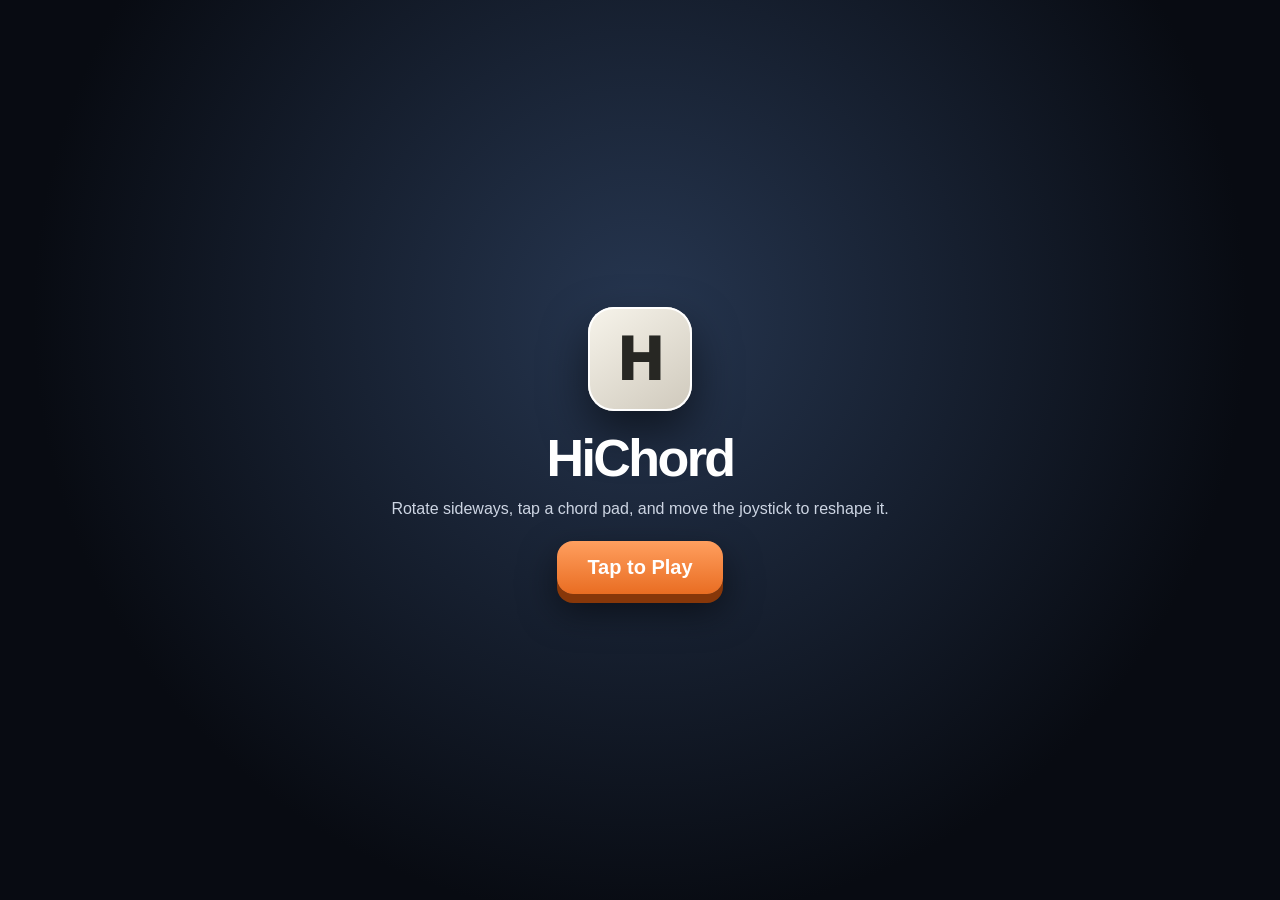
<file: hichord/index-v5.html>
<!doctype html>
<html lang="en">
<head>
  <meta charset="utf-8">
  <meta name="viewport" content="width=device-width,initial-scale=1,maximum-scale=1,user-scalable=no,viewport-fit=cover">
  <meta name="theme-color" content="#0f1320">
  <meta name="color-scheme" content="dark">
  <meta name="apple-mobile-web-app-capable" content="yes">
  <meta name="apple-mobile-web-app-status-bar-style" content="black-translucent">
  <meta name="apple-mobile-web-app-title" content="HiChord">
  <link rel="manifest" href="./manifest.webmanifest">
  <link rel="apple-touch-icon" href="./icon.svg">
  <link rel="icon" href="./icon.svg" type="image/svg+xml">
  <title>HiChord</title>
  <link rel="stylesheet" href="./v5.css">
</head>
<body>
  <div id="viewport">
    <div id="stageWrap">
      <div id="stage">
        <main class="device" aria-label="HiChord playable instrument">
          <section class="left">
            <div class="brand">HiChord</div>
            <div class="speaker" aria-hidden="true"></div>
            <div class="leftBottom">
              <div class="joystickArea" id="joyArea" aria-label="Chord modifier joystick">
                <div class="joyDots"></div>
                <div class="joystick" id="joyStick"></div>
              </div>
              <div class="leftControls">
                <button class="soundButton" id="soundBtn" aria-label="Change sound">WARM</button>
                <label class="volumeBox">VOL <input id="volume" type="range" min="0" max="1" value=".68" step=".01"></label>
              </div>
            </div>
          </section>

          <section class="right">
            <div class="topbar">
              <div class="display" id="display">C</div>
              <button class="topbtn key" id="keyBtn" aria-label="Change key">⌕</button>
              <button class="topbtn strum" id="strumBtn" aria-label="Toggle strum">∿</button>
              <button class="topbtn hold" id="holdBtn" aria-label="Toggle hold">◷</button>
            </div>
            <div class="padWell">
              <div class="pads">
                <button class="pad p2" data-degree="1">2</button>
                <button class="pad p4" data-degree="3">4</button>
                <button class="pad p6" data-degree="5">6</button>
                <button class="pad p1" data-degree="0">1</button>
                <button class="pad p3" data-degree="2">3</button>
                <button class="pad p5" data-degree="4">5</button>
                <button class="pad p7" data-degree="6">7</button>
              </div>
            </div>
          </section>
          <div class="status"><b id="statusChord">C</b> · <span id="statusMod">Base</span> · <span id="statusSound">Warm</span></div>
          <button class="installButton" id="installBtn" aria-label="Install app">⇩</button>
        </main>
      </div>
    </div>
  </div>

  <div class="overlay" id="startOverlay">
    <div class="startCard"><div class="appIcon">H</div><h1>HiChord</h1><p>Rotate sideways, tap a chord pad, and move the joystick to reshape it.</p><button class="startButton" id="startBtn">Tap to Play</button></div>
  </div>
  <div class="installHelp" id="installHelp"><div class="helpCard"><h2>Add HiChord to your iPhone</h2><ol><li>Open this page in <b>Safari</b>.</li><li>Tap the <b>Share</b> button.</li><li>Choose <b>Add to Home Screen</b>.</li><li>Open HiChord from the new icon.</li></ol><button id="closeHelp">Done</button></div></div>
  <div class="rotate"><div><span class="phone">▯</span><h2>Rotate your iPhone</h2><p>HiChord is designed for landscape.</p></div></div>
  <input class="iosHaptic" id="iosHaptic" type="checkbox" switch aria-hidden="true" tabindex="-1">

<script src="./v5.js"></script>
</body>
</html>
</file>
<file: styles.css>
:root{color-scheme:dark;--panel:#161719;--screen:#c7e4f3;--screen2:#9fc6d9;--ink:#e9eef1;--muted:#a9b0b6;--accent:#34c4ee;--warn:#f7c95c;--shadow:0 22px 80px #0008}*{box-sizing:border-box}body{margin:0;min-height:100vh;font-family:Inter,system-ui,-apple-system,Segoe UI,sans-serif;color:var(--ink);background:radial-gradient(circle at top left,#34c4ee26,transparent 32rem),linear-gradient(135deg,#08090b,#15181c 45%,#08090b)}button,input,select{font:inherit}.shell{width:min(1380px,calc(100vw - 28px));margin:22px auto 40px}.brand-bar{display:flex;align-items:center;justify-content:space-between;gap:16px;padding:20px 28px;border-radius:18px 18px 0 0;background:linear-gradient(#d9d7d2,#aaa7a2);color:#090a0c;box-shadow:var(--shadow)}.brand-bar h1{margin:0;font-size:clamp(2rem,5vw,4.4rem);letter-spacing:-.09em;font-style:italic;text-transform:uppercase}.eyebrow{margin:0 0 2px;text-transform:uppercase;letter-spacing:.18em;font-size:.76rem;font-weight:800;opacity:.64}.badge{padding:9px 12px;border:2px solid #121416;border-radius:999px;text-transform:uppercase;font-weight:900;font-size:.82rem;white-space:nowrap}.processor{background:linear-gradient(180deg,#202226,#101114);box-shadow:var(--shadow)}.rack-top{display:grid;grid-template-columns:1fr minmax(120px,160px) 1fr;gap:26px;padding:28px;border-bottom:12px solid #c4c2bd}.channel{min-width:0;border:2px solid #030405;background:#111316;padding:12px}.channel-head,.wave-head,.mini-actions,.button-row,.options,.gain-row{display:flex;align-items:center;gap:12px}.channel-head{justify-content:space-between;margin-bottom:10px}.channel h2,.output-panel h2,.notes h2,.control-bank h3{margin:0}.file-picker{position:relative;display:block;background:var(--screen);color:#22323b;border:2px solid #030405;overflow:hidden;min-height:46px;cursor:pointer}.file-picker input{display:none}.file-path{display:block;padding:10px 12px;white-space:nowrap;overflow:hidden;text-overflow:ellipsis;font-size:1.04rem}.file-list{display:grid;min-height:170px;align-content:start;background:repeating-linear-gradient(180deg,var(--screen) 0 27px,var(--screen2) 27px 54px);color:#293d48;border:2px solid #030405;border-top:0;overflow:hidden}.file-list span{min-height:27px;padding:3px 9px;white-space:nowrap;overflow:hidden;text-overflow:ellipsis}.mini-actions{justify-content:space-between;padding-top:10px}.center-stack{display:grid;place-items:center;gap:10px;align-content:center}.readout{display:inline-flex;align-items:center;justify-content:center;min-width:80px;min-height:25px;padding:2px 8px;color:#32434d;background:#b8d9eb;border:1px solid #32383d;font-variant-numeric:tabular-nums}.small-switch{display:inline-flex;align-items:center;gap:6px;color:var(--muted);font-size:.9rem;user-select:none}.gain-row{justify-content:space-between;padding:16px 28px 8px;background:linear-gradient(180deg,#bbb9b4,#ecebe7 32%,#c6c4bf);color:#15171a}.fader-control{display:grid;grid-template-columns:auto minmax(230px,520px) auto;align-items:center;gap:14px;width:min(560px,48%);font-weight:800;text-transform:uppercase;font-size:.78rem}.controls-grid{display:grid;grid-template-columns:1fr 1fr;gap:24px;padding:18px 28px 28px;background:linear-gradient(180deg,#d4d2cd,#b3b0ab);color:#17191c}.control-bank h3{margin-bottom:10px;text-transform:uppercase;font-size:.84rem;color:#34383d}.knob-grid{display:grid;grid-template-columns:repeat(5,minmax(92px,1fr));gap:14px}.knob-control{--rotation:-135deg;display:grid;justify-items:center;gap:7px;min-width:0;color:inherit;font-weight:800;text-transform:uppercase;font-size:.76rem}.knob-control input[type=range]{position:absolute;opacity:0;pointer-events:none}.knob{position:relative;width:76px;aspect-ratio:1;border-radius:50%;background:radial-gradient(circle at 35% 30%,#666c73,#2a2d32 58%,#101216 61%,#5d6267 64%,#181a1f 100%);border:1px solid #101216;box-shadow:inset 0 5px 10px #ffffff22,inset 0 -10px 18px #0009,0 2px 3px #0008;cursor:grab}.knob:before{content:"";position:absolute;left:calc(50% - 4px);top:10px;width:8px;height:8px;border-radius:50%;background:var(--accent);box-shadow:0 0 8px #34c4eed9;transform-origin:4px 28px;transform:rotate(var(--rotation))}.knob-control.tall .knob{width:84px}.knob-control.tall{color:var(--ink)}.output-panel{display:grid;gap:16px;padding:22px 28px 30px;background:linear-gradient(180deg,#17191c,#0f1114);box-shadow:var(--shadow)}.options{flex-wrap:wrap}.options label{display:grid;gap:5px;color:var(--muted);font-size:.84rem;text-transform:uppercase;font-weight:800}select{min-width:130px;color:#17222a;background:var(--screen);border:1px solid #394047;padding:7px 9px;border-radius:8px}.wave-card{padding:16px;border:1px solid #fff2;border-radius:16px;background:#fff1}.wave-head{justify-content:space-between;align-items:end;margin-bottom:10px}.wave-head p{margin:0;color:var(--muted);text-align:right}canvas{display:block;width:100%;height:260px;border-radius:12px;border:1px solid #fff2;background:#050608}.button-row{justify-content:flex-end;flex-wrap:wrap}button{border:0;border-radius:999px;padding:12px 18px;background:linear-gradient(180deg,#f2f2f0,#b8b8b4);color:#08090a;font-weight:900;text-transform:uppercase;letter-spacing:.04em;box-shadow:0 8px 20px #0004;cursor:pointer}button.secondary{background:linear-gradient(180deg,#48505a,#22272e);color:var(--ink)}button:disabled{opacity:.45;cursor:not-allowed}.notes{margin-top:18px;padding:18px 22px;border:1px solid #fff2;border-radius:18px;background:#fff1;color:#dce1e5;line-height:1.6}.notes p{color:var(--muted)}@media(max-width:980px){.brand-bar,.rack-top,.controls-grid,.gain-row{grid-template-columns:1fr;flex-direction:column;align-items:stretch}.fader-control{width:100%}.knob-grid{grid-template-columns:repeat(2,minmax(120px,1fr))}.center-stack{grid-template-columns:1fr 1fr}}@media(max-width:620px){.shell{width:calc(100vw - 16px);margin-top:8px}.rack-top,.controls-grid,.output-panel,.gain-row{padding-left:14px;padding-right:14px}.knob-grid{grid-template-columns:1fr}.fader-control{grid-template-columns:1fr}.wave-head{align-items:start;flex-direction:column}.badge{white-space:normal}}
</file>
<file: amp.css>
.amp-section{margin-top:20px;padding:24px 28px 28px;background:linear-gradient(180deg,#191b20,#0d0f12);border-top:1px solid #fff2;box-shadow:var(--shadow)}.amp-header{display:flex;justify-content:space-between;gap:18px;align-items:end;margin-bottom:18px}.amp-header h2{margin:0;font-size:2rem;letter-spacing:-.04em}.amp-header p{margin:4px 0 0;color:var(--muted);max-width:760px;line-height:1.5}.amp-light{padding:8px 12px;border-radius:999px;background:#111;border:1px solid #fff2;color:var(--accent);font-size:.78rem;text-transform:uppercase;font-weight:900;white-space:nowrap}.amp-grid{display:grid;grid-template-columns:320px 1fr;gap:18px}.amp-card{border:1px solid #fff2;border-radius:18px;background:linear-gradient(180deg,#ffffff12,#ffffff06);padding:16px}.amp-card h3{margin:0 0 12px;text-transform:uppercase;font-size:.88rem;letter-spacing:.08em;color:#dfe6eb}.amp-file{position:relative;display:block;border:2px solid #030405;background:var(--screen);color:#22323b;min-height:44px;border-radius:10px;overflow:hidden;cursor:pointer}.amp-file input{display:none}.amp-file span{display:block;padding:10px 12px;white-space:nowrap;overflow:hidden;text-overflow:ellipsis}.amp-stack{display:grid;gap:12px}.amp-field{display:grid;gap:6px;color:var(--muted);font-size:.82rem;text-transform:uppercase;font-weight:800}.amp-status{margin:12px 0 0;color:var(--muted);line-height:1.45}.amp-tone-grid{display:grid;grid-template-columns:repeat(7,minmax(90px,1fr));gap:14px}.amp-actions{display:flex;flex-wrap:wrap;gap:10px;justify-content:flex-end;margin-top:16px}.amp-section .small-switch{color:#d8dde1}.amp-section select{width:100%}@media(max-width:1100px){.amp-grid{grid-template-columns:1fr}.amp-tone-grid{grid-template-columns:repeat(3,minmax(120px,1fr))}.amp-header{align-items:start;flex-direction:column}}@media(max-width:640px){.amp-section{padding-left:14px;padding-right:14px}.amp-tone-grid{grid-template-columns:1fr}.amp-actions{justify-content:stretch}.amp-actions button{width:100%}}
</file>
<file: nam.css>
:root{color-scheme:dark;--bg:#07080a;--panel:#12151a;--panel2:#1b2028;--ink:#eef3f7;--muted:#a8b2bc;--accent:#34c4ee;--warm:#f7c95c;--danger:#ff6b6b;--line:#ffffff22}*{box-sizing:border-box}body{margin:0;min-height:100vh;font-family:Inter,system-ui,-apple-system,Segoe UI,sans-serif;background:radial-gradient(circle at top left,#34c4ee2a,transparent 34rem),linear-gradient(135deg,#06070a,#15191f 45%,#090a0d);color:var(--ink)}a{color:inherit}.page{width:min(1180px,calc(100vw - 28px));margin:22px auto 44px}.hero{padding:28px;border:1px solid var(--line);border-radius:24px;background:linear-gradient(180deg,#ffffff12,#ffffff06);box-shadow:0 22px 80px #0008}.hero-top{display:flex;align-items:center;justify-content:space-between;gap:20px}.eyebrow{margin:0 0 6px;text-transform:uppercase;letter-spacing:.18em;color:var(--accent);font-size:.78rem;font-weight:900}.hero h1{margin:0;font-size:clamp(2.2rem,6vw,5.2rem);line-height:.9;letter-spacing:-.09em;text-transform:uppercase;font-style:italic}.hero p{max-width:880px;color:var(--muted);line-height:1.65}.back{display:inline-flex;align-items:center;justify-content:center;border:1px solid var(--line);border-radius:999px;padding:11px 15px;text-decoration:none;background:#0006;font-weight:900;text-transform:uppercase;font-size:.78rem;white-space:nowrap}.setup{display:grid;grid-template-columns:repeat(3,1fr);gap:14px;margin:18px 0}.card{border:1px solid var(--line);border-radius:18px;background:linear-gradient(180deg,var(--panel2),var(--panel));padding:16px}.card h2{margin:0 0 10px;text-transform:uppercase;letter-spacing:.08em;font-size:.92rem}.file{display:block;position:relative;border:1px dashed #ffffff55;border-radius:14px;padding:16px;cursor:pointer;background:#0005;color:var(--muted);min-height:76px}.file strong{display:block;color:var(--ink);margin-bottom:4px}.file input{position:absolute;inset:0;opacity:0;cursor:pointer}.pill{display:inline-flex;align-items:center;border:1px solid var(--line);border-radius:999px;padding:7px 10px;background:#0005;color:var(--muted);font-size:.82rem;margin:3px 4px 0 0}.player-wrap{border:1px solid var(--line);border-radius:22px;overflow:hidden;background:#0c0f13;margin-top:18px;min-height:480px}.fallback{padding:28px;color:var(--muted);line-height:1.7}.fallback strong{color:var(--ink)}.tips{display:grid;grid-template-columns:1fr 1fr;gap:14px;margin-top:14px}.tips ul{margin:8px 0 0;padding-left:19px;color:var(--muted);line-height:1.6}.warning{border-color:#f7c95c66;background:linear-gradient(180deg,#3d2d0b80,#17140a)}.warning h2{color:var(--warm)}button{border:0;border-radius:999px;padding:11px 16px;background:linear-gradient(180deg,#f2f2f0,#b8b8b4);color:#08090a;font-weight:900;text-transform:uppercase;letter-spacing:.04em;cursor:pointer}.actions{display:flex;gap:10px;flex-wrap:wrap;margin-top:12px}@media(max-width:900px){.setup,.tips{grid-template-columns:1fr}.hero-top{align-items:start;flex-direction:column}}
</file>
<file: hichord/v5.css>
:root{--orange:#f47f2c;--safe-top:env(safe-area-inset-top,0px);--safe-right:env(safe-area-inset-right,0px);--safe-bottom:env(safe-area-inset-bottom,0px);--safe-left:env(safe-area-inset-left,0px);--viewport-w:100vw;--viewport-h:100vh}*{box-sizing:border-box;-webkit-tap-highlight-color:transparent}html,body{position:fixed;inset:0;margin:0;width:100%;height:100%;overflow:hidden;background:radial-gradient(circle at 18% 12%,#26334c 0,transparent 34%),linear-gradient(145deg,#111722,#080c13);font-family:ui-rounded,-apple-system,BlinkMacSystemFont,"SF Pro Rounded","Segoe UI",sans-serif;touch-action:none;overscroll-behavior:none;-webkit-user-select:none;user-select:none;-webkit-text-size-adjust:none;text-size-adjust:none}button,input{font:inherit}button{touch-action:none;-webkit-user-select:none;user-select:none}#viewport{position:fixed;left:0;top:0;width:var(--viewport-w);height:var(--viewport-h);overflow:hidden}#stageWrap{position:absolute;left:calc(6px + var(--safe-left));top:calc(6px + var(--safe-top));right:calc(6px + var(--safe-right));bottom:calc(6px + var(--safe-bottom));display:flex;align-items:center;justify-content:center;overflow:hidden}#stage{width:1100px;height:540px;flex:0 0 auto;transform-origin:center center;will-change:transform}.device{width:1100px;height:540px;background:linear-gradient(145deg,#f8f6ef,#e9e6de 46%,#c9c5bc);border-radius:34px;padding:22px;display:grid;grid-template-columns:31% 69%;gap:18px;box-shadow:0 28px 74px #000a,inset 0 0 0 2px #fff9,inset 0 -9px 18px #0002;position:relative}.left{min-width:0;min-height:0;display:grid;grid-template-rows:54px 1fr 190px;padding:7px 10px 5px}.brand{font-size:46px;font-weight:950;letter-spacing:-.065em;line-height:1;color:#292925}.speaker{align-self:center;justify-self:center;width:218px;height:218px;border-radius:50%;opacity:.9;background:radial-gradient(circle,#2c2c29 0 2.2px,transparent 2.8px) 0 0/14px 14px;-webkit-mask-image:radial-gradient(circle,#000 0 68%,transparent 69%);mask-image:radial-gradient(circle,#000 0 68%,transparent 69%)}.leftBottom{display:grid;grid-template-columns:190px 1fr;gap:12px;align-items:end}.joystickArea{width:184px;height:184px;position:relative;display:flex;align-items:center;justify-content:center;touch-action:none}.joyDots{position:absolute;inset:5px;border-radius:50%;pointer-events:none;background:radial-gradient(circle at 50% 2%,#4d4b45 0 2.5px,transparent 3.5px),radial-gradient(circle at 84% 16%,#4d4b45 0 2.5px,transparent 3.5px),radial-gradient(circle at 98% 50%,#4d4b45 0 2.5px,transparent 3.5px),radial-gradient(circle at 84% 84%,#4d4b45 0 2.5px,transparent 3.5px),radial-gradient(circle at 50% 98%,#4d4b45 0 2.5px,transparent 3.5px),radial-gradient(circle at 16% 84%,#4d4b45 0 2.5px,transparent 3.5px),radial-gradient(circle at 2% 50%,#4d4b45 0 2.5px,transparent 3.5px),radial-gradient(circle at 16% 16%,#4d4b45 0 2.5px,transparent 3.5px)}.joystick{width:88px;height:88px;border-radius:50%;position:relative;z-index:2;pointer-events:none;background:radial-gradient(circle at 34% 26%,#fff 0 10%,#f4f0e6 25%,#d8d1c2 62%,#aaa294 100%);box-shadow:0 10px 18px #0007,inset 0 0 0 2px #fff9,inset 0 -8px 12px #0002;transition:transform .17s cubic-bezier(.22,1.55,.36,1)}.joystick.dragging{transition:none}.leftControls{height:176px;display:grid;grid-template-rows:auto 1fr;gap:10px;align-items:end}.soundButton{width:100%;height:44px;border:0;border-radius:15px;background:linear-gradient(#343b48,#171c26);color:#fff;font-size:13px;font-weight:950;letter-spacing:.08em;box-shadow:0 5px 0 #080b10,inset 0 1px 0 #ffffff35}.soundButton.synth{background:linear-gradient(#53d8ff,#197bb6);box-shadow:0 5px 0 #0b476c,inset 0 1px 0 #ffffff55}.volumeBox{display:flex;align-items:center;gap:7px;color:#5c5851;font-size:10px;font-weight:900}.volumeBox input{width:100%;accent-color:var(--orange)}.right{min-width:0;min-height:0;display:grid;grid-template-rows:78px 1fr;gap:11px}.topbar{display:grid;grid-template-columns:1.45fr 1fr 1fr 1fr;gap:10px}.display{border-radius:13px;background:linear-gradient(#292b2a,#0d0f0f);color:var(--orange);font:950 42px ui-monospace,SFMono-Regular,Menlo,monospace;display:flex;align-items:center;justify-content:center;padding:0 7px;overflow:hidden;white-space:nowrap;text-shadow:0 0 13px #f47f2c88;box-shadow:inset 0 0 0 2px #000,inset 0 0 20px #000b,0 5px 0 #0004}.topbtn{border:0;border-radius:13px;color:#fff;font-size:39px;font-weight:950;box-shadow:0 6px 0 #0004,inset 0 2px 0 #fff6;transition:transform .055s,box-shadow .055s,filter .055s}.topbtn.down,.topbtn:active{transform:translateY(4px);box-shadow:0 2px 0 #0004,inset 0 1px 0 #fff5;filter:saturate(1.15)}.key{background:linear-gradient(#c7c7c5,#999995)}.strum{background:linear-gradient(#ffd94c,#e8ac0a)}.hold{background:linear-gradient(#ff6468,#dc3036)}.topbtn.active{outline:4px solid #fff9;outline-offset:-5px}.padWell{min-width:0;min-height:0;background:linear-gradient(#383a36,#1c1d1b);border-radius:16px;padding:10px;box-shadow:inset 0 0 0 2px #0008}.pads{width:100%;height:100%;display:grid;grid-template-columns:repeat(8,1fr);grid-template-rows:42% 58%;gap:8px}.pad{border:0;border-radius:12px;background:linear-gradient(145deg,#faf7ed,#d7d1c4);color:#89847a;font-weight:950;font-size:58px;box-shadow:0 7px 0 #aaa397,inset 0 2px 0 #fff;transition:transform .045s,box-shadow .045s,background .045s,color .045s}.pad.selected,.pad.pressed{transform:translateY(5px);box-shadow:0 2px 0 #9c4a13,inset 0 2px 0 #fff5;background:linear-gradient(#ffa766,#e86b21);color:#fff}.p2{grid-column:1/3}.p4{grid-column:3/6}.p6{grid-column:6/9}.p1{grid-column:1/3}.p3{grid-column:3/5}.p5{grid-column:5/7}.p7{grid-column:7/9}.status{position:absolute;left:50%;bottom:8px;transform:translateX(-50%);z-index:10;color:#fff;background:#080b11d9;border:1px solid #ffffff20;border-radius:999px;padding:6px 12px;font-size:12px;font-weight:800;box-shadow:0 7px 20px #0008;pointer-events:none;white-space:nowrap}.status b{color:#ff9b56}.installButton{position:absolute;right:13px;bottom:10px;z-index:11;width:36px;height:36px;border-radius:50%;border:1px solid #ffffff25;background:#080b11dc;color:#fff;font-size:18px;box-shadow:0 7px 20px #0008}.overlay,.installHelp,.rotate{position:fixed;inset:0;z-index:100;display:flex;align-items:center;justify-content:center;padding:calc(22px + var(--safe-top)) calc(22px + var(--safe-right)) calc(22px + var(--safe-bottom)) calc(22px + var(--safe-left));background:radial-gradient(circle at 50% 35%,#263650,#080b12 70%);color:#fff;text-align:center}.overlay.hidden{display:none}.startCard{max-width:520px}.appIcon{width:104px;height:104px;margin:0 auto 17px;border-radius:26px;background:linear-gradient(145deg,#f7f4eb,#cfc9bc);color:#272723;display:grid;place-items:center;font-size:61px;font-weight:1000;box-shadow:0 20px 45px #0008,inset 0 0 0 2px #fff}.startCard h1{font-size:52px;margin:0 0 9px;letter-spacing:-.05em}.startCard p{color:#cdd5e3;line-height:1.5;margin:0 auto 20px}.startButton{border:0;border-radius:16px;background:linear-gradient(#ff9f5f,#e96d22);color:#fff;padding:15px 30px;font-size:20px;font-weight:900;box-shadow:0 9px 0 #873709,0 16px 36px #0008}.startButton:active{transform:translateY(5px);box-shadow:0 4px 0 #873709,0 11px 28px #0008}.installHelp{z-index:90;display:none;background:#080b12e8;backdrop-filter:blur(14px)}.installHelp.show{display:flex}.helpCard{max-width:540px;background:#161d2b;border:1px solid #ffffff1c;border-radius:24px;padding:24px;box-shadow:0 30px 80px #000b;text-align:left}.helpCard ol{line-height:1.7;padding-left:22px}.helpCard button{border:0;border-radius:12px;padding:11px 18px;font-weight:850}.rotate{z-index:80;display:none}.rotate .phone{font-size:72px;display:block;animation:turn 1.8s ease-in-out infinite}@keyframes turn{0%,25%{transform:rotate(0)}75%,100%{transform:rotate(90deg)}}@media(orientation:portrait) and (max-width:720px){.rotate{display:flex}}.iosHaptic{position:fixed;left:-30px;top:-30px;width:22px;height:22px;opacity:.001;pointer-events:none}
</file>
